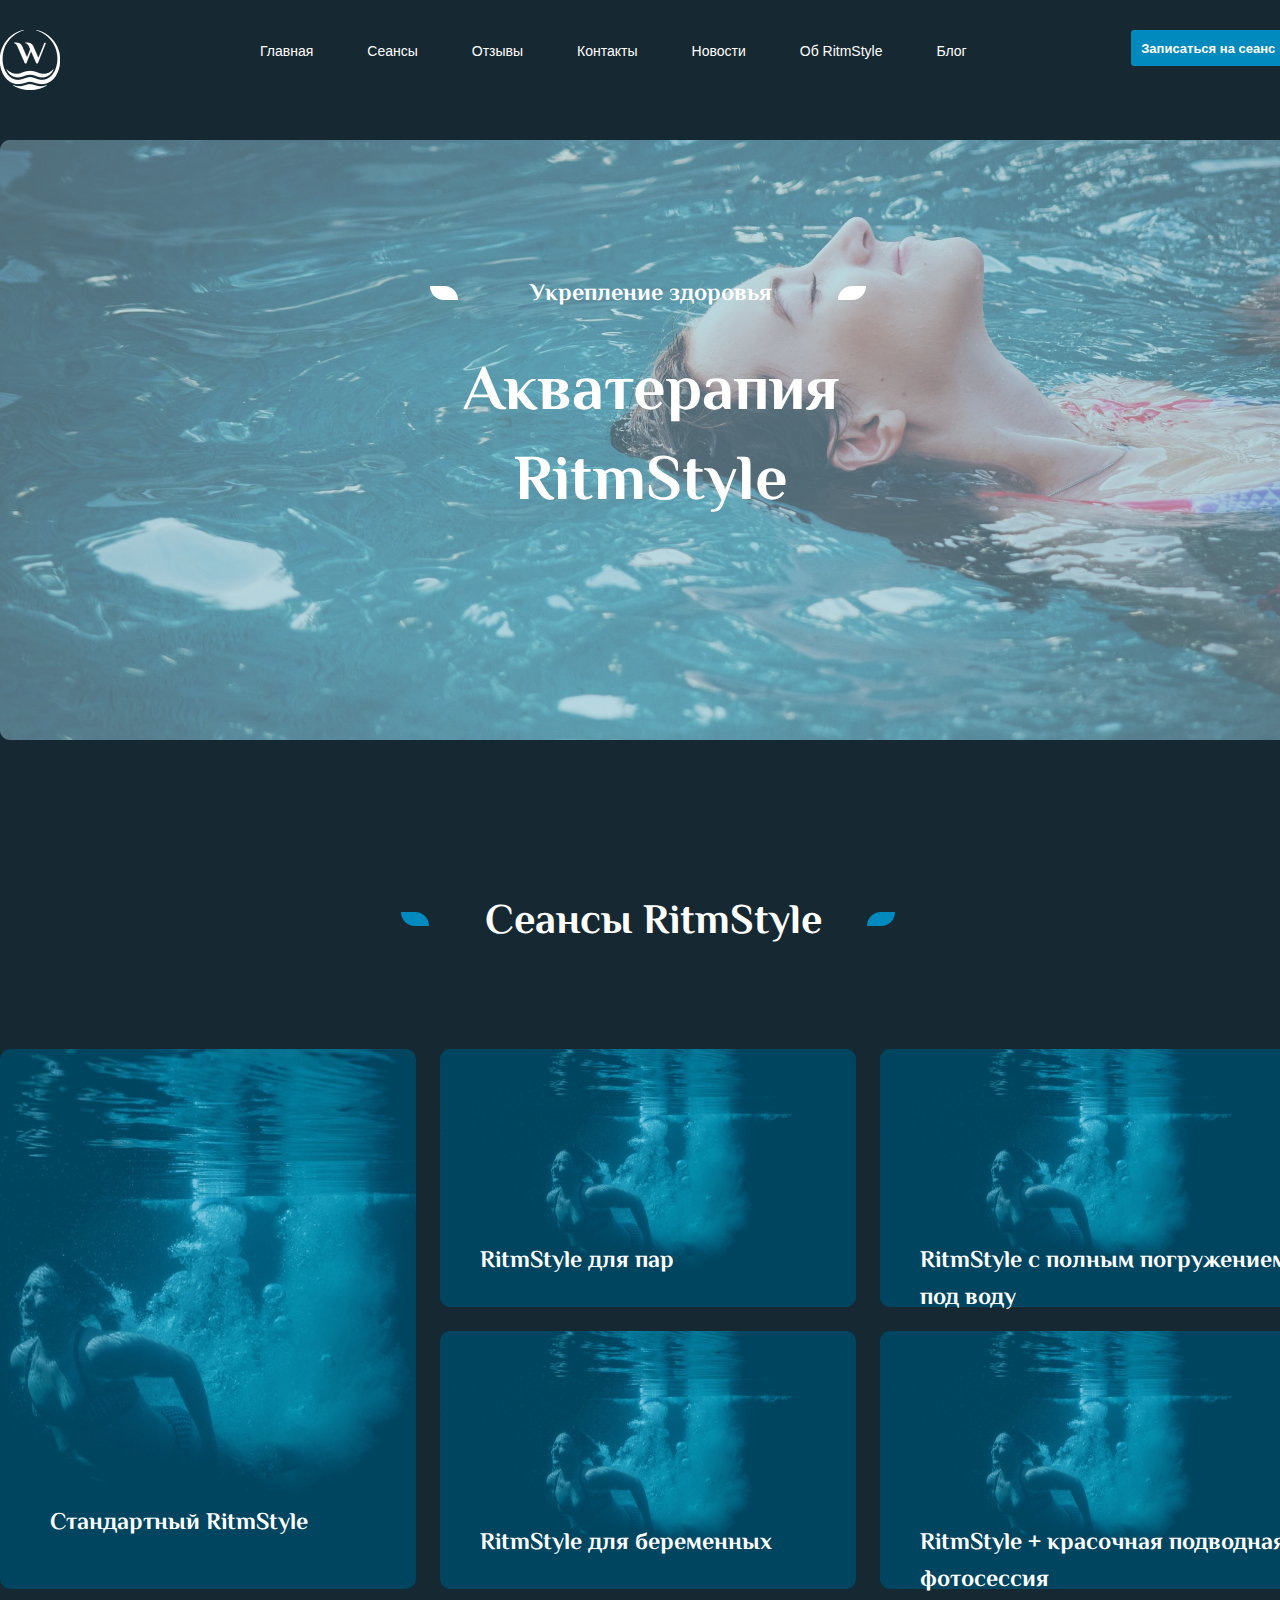
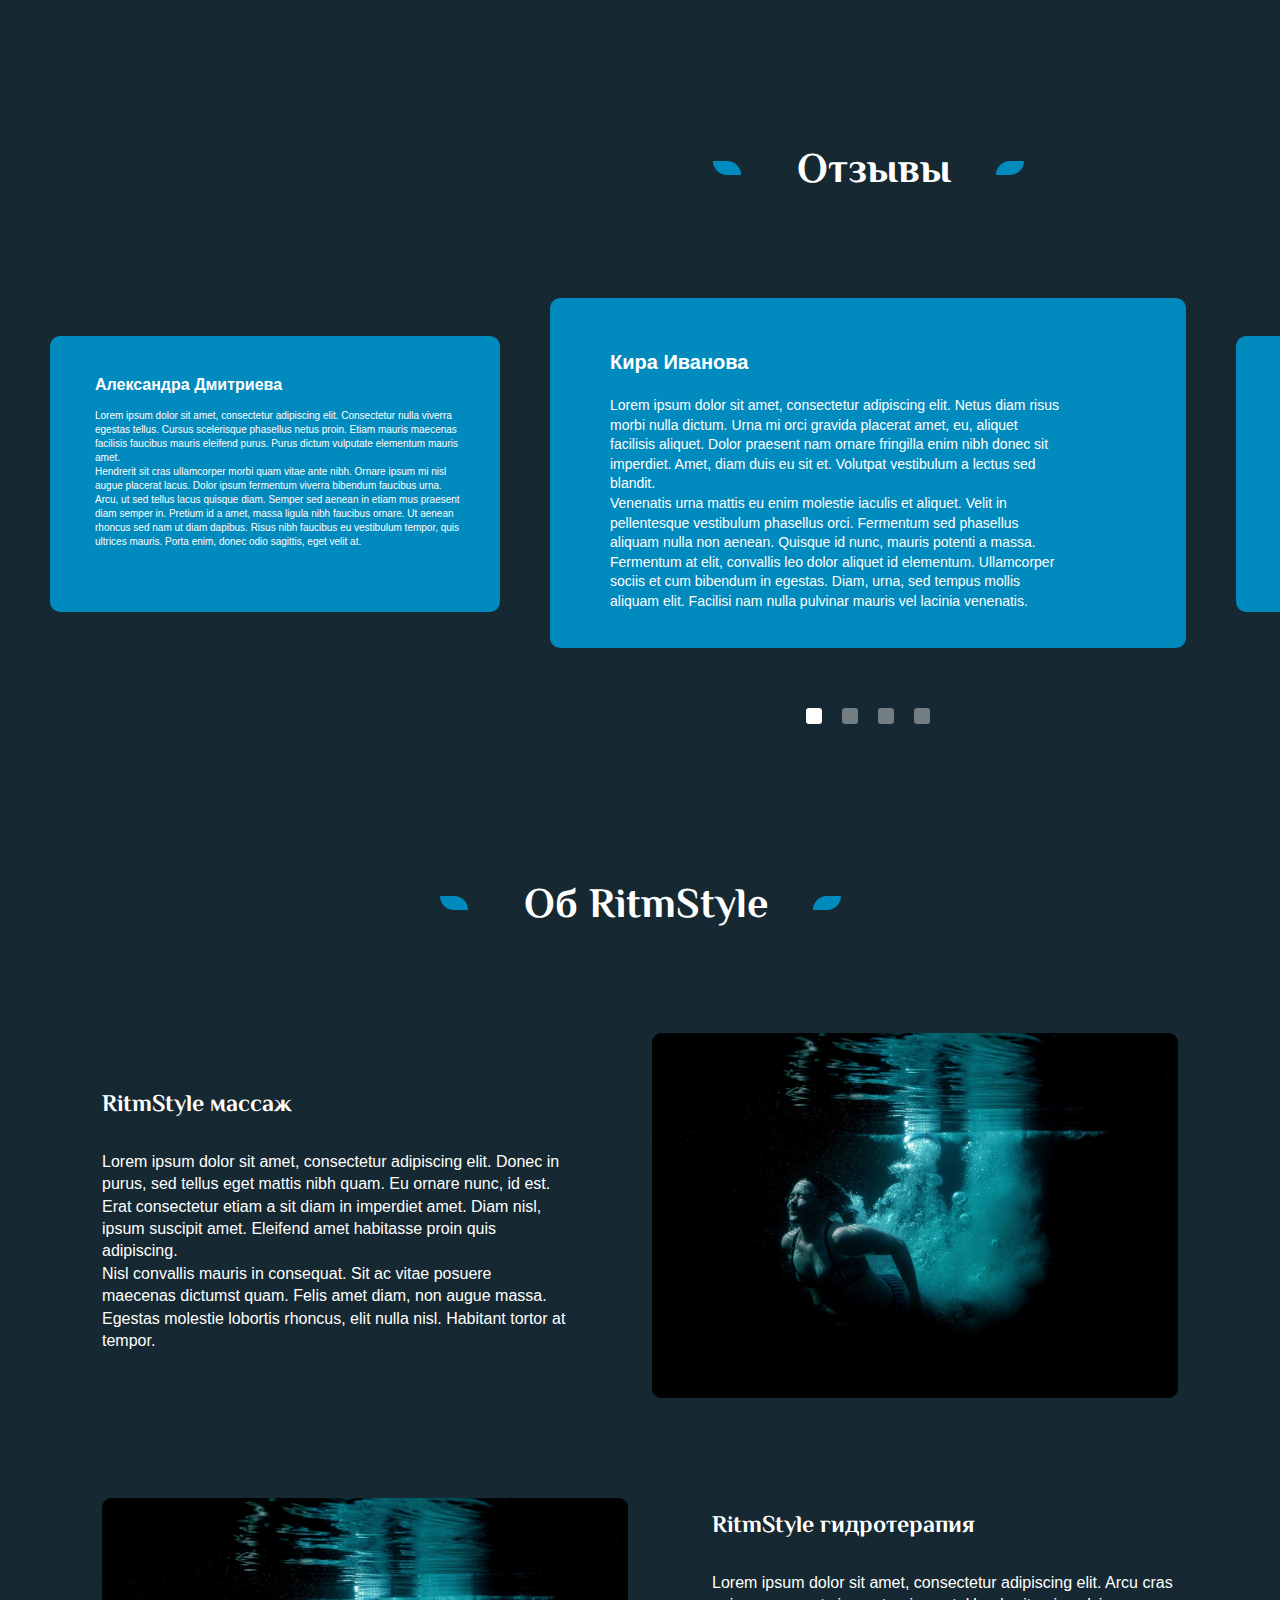
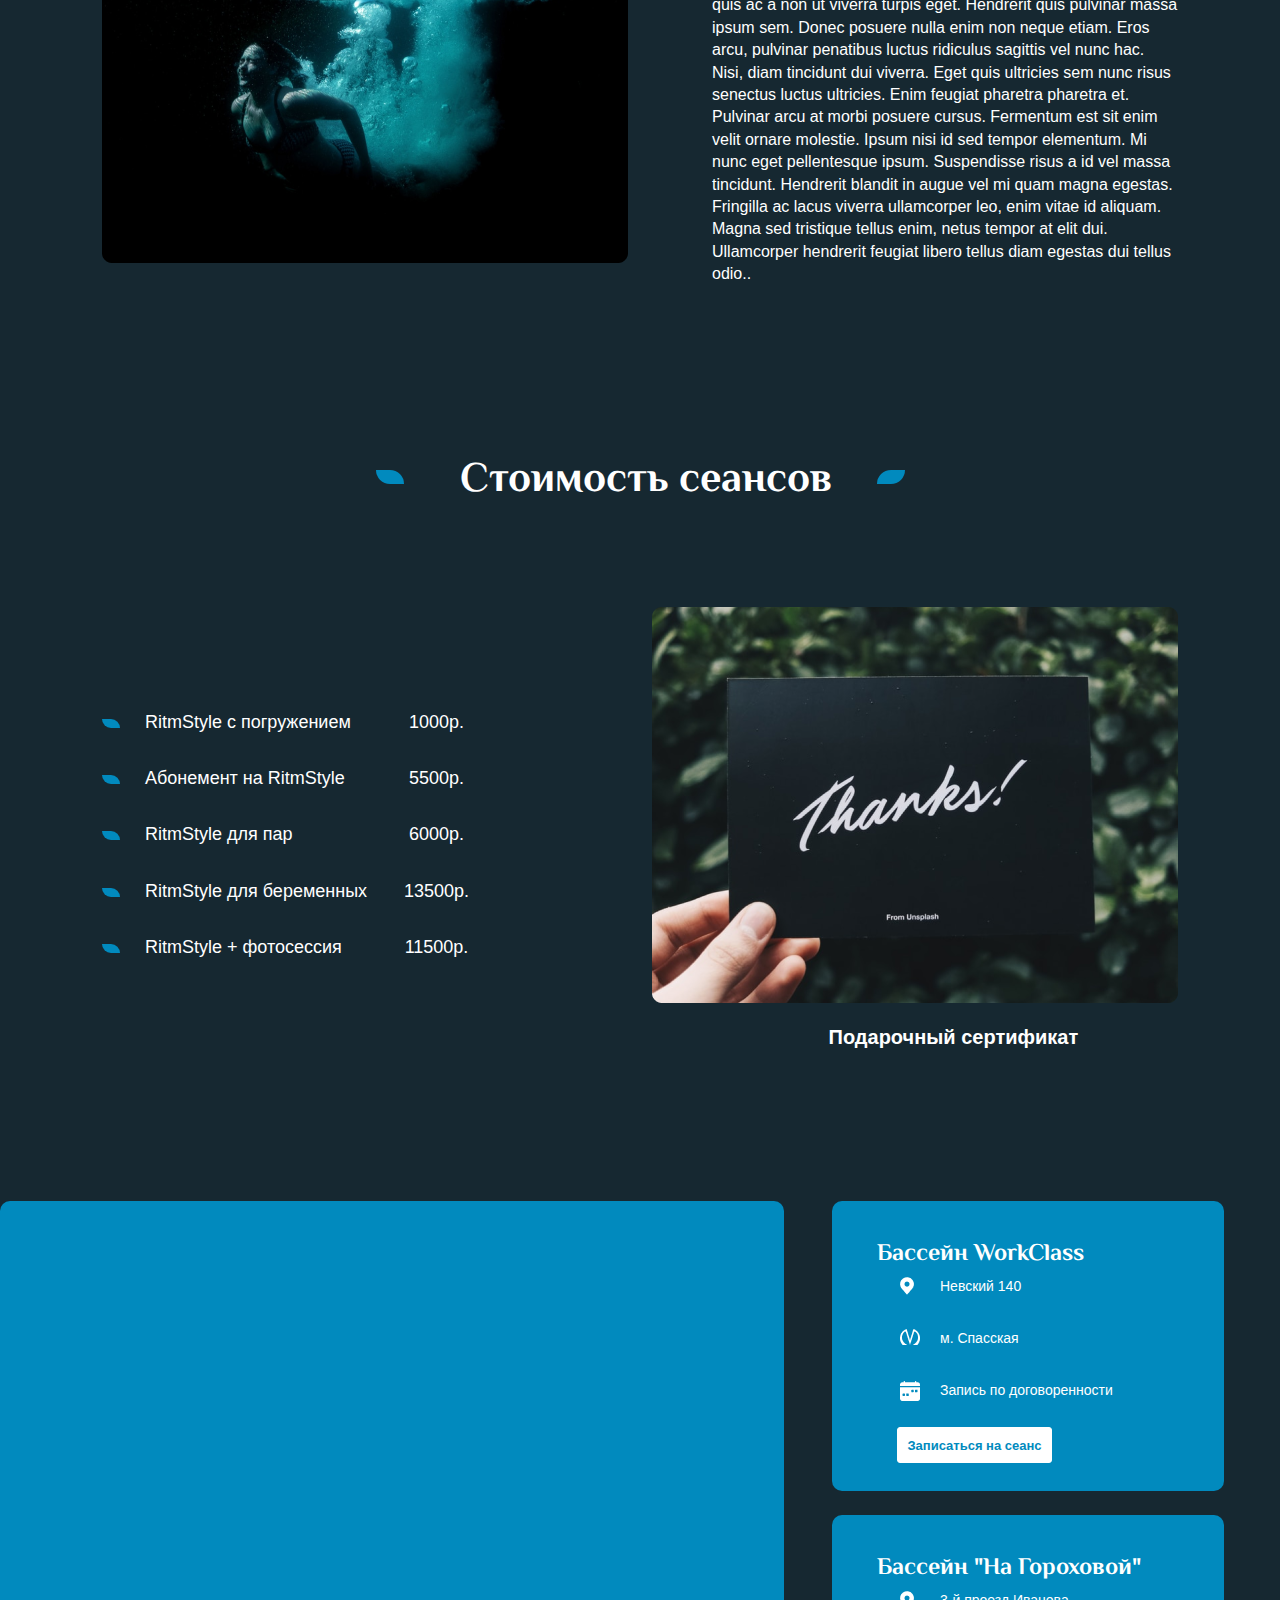
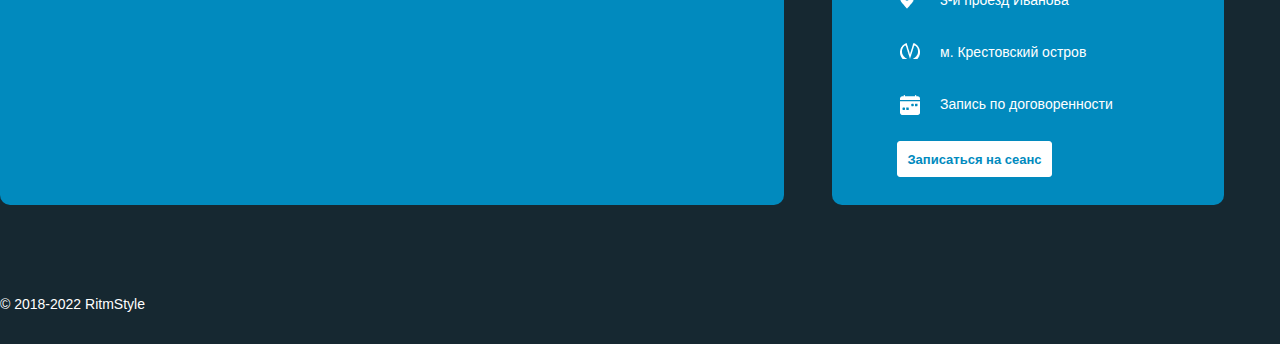
<file: Index.html>
<!DOCTYPE html>
<html lang="ru">
  <head>
    <meta charset="utf-8" />
    <title>RitmStyle</title>
    <link href="https://fonts.googleapis.com/css2?family=Cormorant&family=El+Messiri&family=Klee+One:wght@400;600&family=Raleway:wght@100&family=Rosario:wght@300&display=swap" rel="stylesheet" />
    <link rel="stylesheet" href="Style.css"/>
  </head>
  <body>
    <header>
      <nav> <img class="logo" src="IMG/W.png" width="32" height="22"> 
            <div class="main-header">
            <a href="Index.html">Главная</a>
            <a href="#Seans">Сеансы</a>
            <a href="#Rewiew">Отзывы</a>
            <a href="#Kontacts">Контакты</a>
            <a href="News.html">Новости</a>
            <a href="#About">Об RitmStyle</a>
            <a href="Blog.html">Блог</a> 
            </div>  
            <button data-modal class="enroll">Записаться на сеанс</button>            
      </nav>
    </header>
    <main class="index">
      <div class="flex-container-1">
            <h3> Укрепление здоровья</h3>
            <h1> Акватерапия RitmStyle</h1>
      </div>
      <div class="grid-container">
         <div  class="services_header"><a name="Seans"> <h2> Сеансы RitmStyle</h2> </a></div>
          <div class="services_cards_1"> <h4>Стандартный RitmStyle</h4> </div>
          <div class="services_cards_2"><h4>RitmStyle для пар</h4></div>
          <div class="services_cards_4"> <h4>RitmStyle для беременных</h4></div>
          <div class="services_cards_3"> <h4>RitmStyle с полным погружением под воду</h4> </div>
          <div class="services_cards_5"><h4>RitmStyle + красочная подводная фотосессия</h4></div>
        </div>
      <div class="flex-container-2">
          <a name="Rewiew"> <h2> Отзывы</h2> </a>
          <div class="flex-review">
          <div class="review"><h6>Александра Дмитриева</h6>
            <p>Lorem ipsum dolor sit amet, consectetur adipiscing elit. Consectetur nulla viverra egestas tellus. Cursus scelerisque phasellus netus proin. Etiam mauris maecenas facilisis faucibus mauris eleifend purus. Purus dictum vulputate elementum mauris amet.<br>
            Hendrerit sit cras ullamcorper morbi quam vitae ante nibh. Ornare ipsum mi nisl augue placerat lacus. Dolor ipsum fermentum viverra bibendum faucibus urna. Arcu, ut sed tellus lacus quisque diam. Semper sed aenean in etiam mus praesent diam semper in. Pretium id a amet, massa ligula nibh faucibus ornare. Ut aenean rhoncus sed nam ut diam dapibus. Risus nibh faucibus eu vestibulum tempor, quis ultrices mauris. Porta enim, donec odio sagittis, eget velit at. </p></div>
           <div class="review_active"><h5>Кира Иванова</h5>
            <div class="text_active">Lorem ipsum dolor sit amet, consectetur adipiscing elit. Netus diam risus morbi nulla dictum. Urna mi orci gravida placerat amet, eu, aliquet facilisis aliquet. Dolor praesent nam ornare fringilla enim nibh donec sit imperdiet. Amet, diam duis eu sit et. Volutpat vestibulum a lectus sed blandit.<br>
            Venenatis urna mattis eu enim molestie iaculis et aliquet. Velit in pellentesque vestibulum phasellus orci. Fermentum sed phasellus aliquam nulla non aenean. Quisque id nunc, mauris potenti a massa. Fermentum at elit, convallis leo dolor aliquet id elementum. Ullamcorper sociis et cum bibendum in egestas. Diam, urna, sed tempus mollis aliquam elit. Facilisi nam nulla pulvinar mauris vel lacinia venenatis. </div>
            </div>
            <div class="review"><h6>Яна Жернова</h6>
            <p>Lorem ipsum dolor sit amet, consectetur adipiscing elit. Consectetur nulla viverra egestas tellus. Cursus scelerisque phasellus netus proin. Etiam mauris maecenas facilisis faucibus mauris eleifend purus. Purus dictum vulputate elementum mauris amet.<br>
            Hendrerit sit cras ullamcorper morbi quam vitae ante nibh. Ornare ipsum mi nisl augue placerat lacus. Dolor ipsum fermentum viverra bibendum faucibus urna. Arcu, ut sed tellus lacus quisque diam. Semper sed aenean in etiam mus praesent diam semper in. Pretium id a amet, massa ligula nibh faucibus ornare. Ut aenean rhoncus sed nam ut diam dapibus. Risus nibh faucibus eu vestibulum tempor, quis ultrices mauris. Porta enim, donec odio sagittis, eget velit at. </p></div>
             </div>
            <div class="flex-square">
            <div class="square_active"></div>
            <div class="square"></div>
            <div class="square"></div>
            <div class="square"></div>
            </div>
      </div>
      <div class="flex-container-3">
          <a name="About"><h2> Об RitmStyle</h2> </a>
          <div class="about_left"><h4>RitmStyle массаж </h4><h6>Lorem ipsum dolor sit amet, consectetur adipiscing elit. Donec in purus, sed tellus eget mattis nibh quam. Eu ornare nunc, id est. Erat consectetur etiam a sit diam in imperdiet amet. Diam nisl, ipsum suscipit amet. Eleifend amet habitasse proin quis adipiscing.
            <br>
          Nisl convallis mauris in consequat. Sit ac vitae posuere maecenas dictumst quam. Felis amet diam, non augue massa. Egestas molestie lobortis rhoncus, elit nulla nisl. Habitant tortor at tempor.</h6></div>
          <div class="about_right"><h4>RitmStyle гидротерапия </h4><h6>Lorem ipsum dolor sit amet, consectetur adipiscing elit. Arcu cras quis ac a non ut viverra turpis eget. Hendrerit quis pulvinar massa ipsum sem. Donec posuere nulla enim non neque etiam. Eros arcu, pulvinar penatibus luctus ridiculus sagittis vel nunc hac. Nisi, diam tincidunt dui viverra. Eget quis ultricies sem nunc risus senectus luctus ultricies. Enim feugiat pharetra pharetra et.
            <br>
          Pulvinar arcu at morbi posuere cursus. Fermentum est sit enim velit ornare molestie. Ipsum nisi id sed tempor elementum. Mi nunc eget pellentesque ipsum. Suspendisse risus a id vel massa tincidunt. Hendrerit blandit in augue vel mi quam magna egestas. Fringilla ac lacus viverra ullamcorper leo, enim vitae id aliquam. Magna sed tristique tellus enim, netus tempor at elit dui. Ullamcorper hendrerit feugiat libero tellus diam egestas dui tellus odio..</h6></div>  
      </div>
      <div class="flex-container-4">
          <h2> Стоимость сеансов</h2>
          <div class="about_left_price">
            <div class="name_price"> 
              <ul>
              <li> RitmStyle с погружением</li>
              <li> Абонемент на RitmStyle</li>
              <li> RitmStyle для пар</li>
              <li> RitmStyle для беременных</li>
              <li> RitmStyle +  фотосессия</li> 
            </ul>
          </div>
          <div class="price">
            <ul >
              <li>  1000р.</li>
              <li> 5500р.</li>
              <li> 6000р.</li>
              <li> 13500р.</li>
              <li> 11500р.</li>
            </ul>
          </div>
          </div>
          <h5>Подарочный сертификат</h5>
      </div>
      <div class="kontacts">
      <a name="Kontacts"></a> 
      <div class="grid-container-1">
            <div class="map"> <iframe src="https://www.google.com/maps/embed?pb=!1m16!1m12!1m3!1d12465.035802374221!2d30.3192039017096!3d59.919801569026085!2m3!1f0!2f0!3f0!3m2!1i1024!2i768!4f13.1!2m1!1z0L3QtdCy0YHQutC40LkgMTQw0JjQstCw0L3QvtCy0LAg0YHQv9Cx!5e0!3m2!1sru!2sge!4v1677848366132!5m2!1sru!2sge" width="784" height="604" style="border:0;" allowfullscreen="" loading="lazy" referrerpolicy="no-referrer-when-downgrade"></iframe>
            </div>
            <div class="adress-1">
               <h4> Бассейн WorkClass</h4>
               <div class="icon-1">
               <ul> 
                    <li> <img src="IMG/7.png">  </li> 
                    <li> <img src="IMG/8.png">  </li> 
                    <li> <img src="IMG/9.png"> </li>
               </ul> 
              </div>
              <div class="discription-1">
                <ul> 
                    <li> Невский 140  </li> 
                    <li> м. Спасская  </li> 
                    <li> Запись по договоренности</li>
               </ul> 
               </div>
               <button data-modal class="sing_up">Записаться на сеанс</button> 
            </div>
            <div class="adress-2">
               <h4> Бассейн "На Гороховой"</h4>
               <div class="icon-2">
               <ul> 
                    <li> <img src="IMG/7.png">  </li> 
                    <li> <img src="IMG/8.png">  </li> 
                    <li> <img src="IMG/9.png"> </li>
               </ul> 
               </div>
               <div class="discription-2">
                 <ul> 
                  <li> 3-й проезд Иванова  </li> 
                  <li> м. Крестовский остров  </li> 
                  <li> Запись по договоренности</li>
                </ul> 
               </div>
               <button data-modal class="sing_up">Записаться на сеанс</button>  
            </div> 
      </div>     
   </div>
 </main>
   <footer> &copy; 2018-2022 RitmStyle </footer>
   <div class="modal">
        <div class="modal_dialog">
            <div class="modal_content">
                <form action="#">
                    <div data-close class="modal_close">&times;</div>
                    <div class="modal_title"></div>
                    <input required placeholder="Ваше имя" name="name" type="text" class="modal_input">
                    <input required placeholder="Ваш номер телефона" name="phone" type="phone" class="modal_input">
                    <button class="modal_sing_up ">Записаться на сеанс</button>
                </form>
            </div>
        </div>
    </div>
    <script src="js.js"></script>
  </body>
</html>
</file>
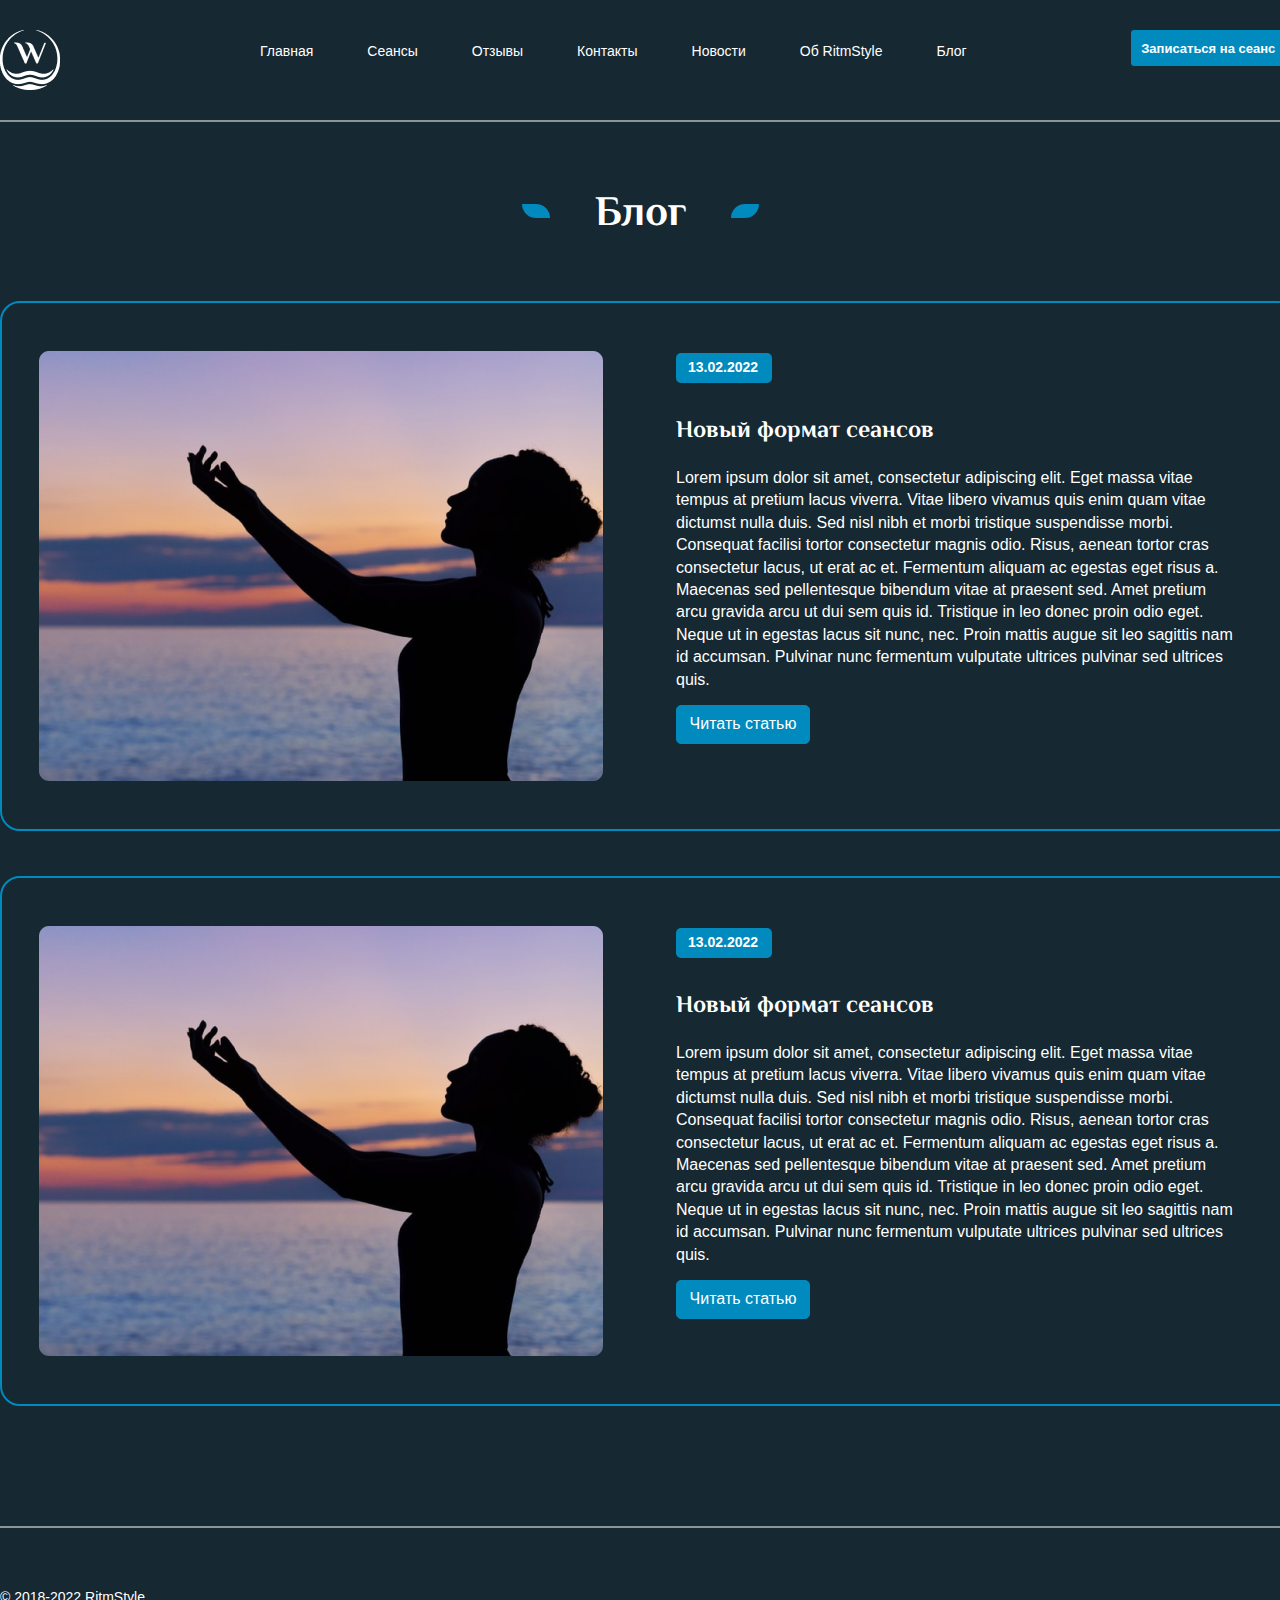
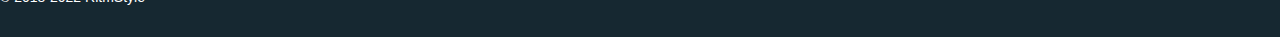
<file: Blog.html>
<!DOCTYPE html>
<html lang="ru">
  <head>
    <meta charset="utf-8" />
    <title>RitmStyle</title>
     <link href="https://fonts.googleapis.com/css2?family=Cormorant&family=El+Messiri&family=Klee+One:wght@400;600&family=Raleway:wght@100&family=Rosario:wght@300&display=swap" rel="stylesheet" />
    <link rel="stylesheet" href="Style.css" />
  </head>
  <body>
    <header>      
      <nav> <img class="logo" src="IMG/W.png" width="32" height="22"> 
            <div class="main-header">
            <a href="Index.html">Главная</a>
            <a href="Index.html#Seans">Сеансы</a>
            <a href="Index.html#Rewiew">Отзывы</a>
            <a href="Index.html#Kontacts">Контакты</a>
            <a href="News.html">Новости</a>
            <a href="Index.html#About">Об RitmStyle</a>
            <a href="Blog.html">Блог</a> 
            </div>  
            <button data-modal class="enroll">Записаться на сеанс</button>            
      </nav>  
    </header>
    <main>
    <div class="line"></div>
    <h2>Блог</h2>
    <div class="flex-container-6">
      <div class="blog-items"> <div class="date_blog">13.02.2022</div>
      <h4>Новый формат сеансов</h4>
      <div class="blog-text">Lorem ipsum dolor sit amet, consectetur adipiscing elit. Eget massa vitae tempus at pretium lacus viverra. Vitae libero vivamus quis enim quam vitae dictumst nulla duis. Sed nisl nibh et morbi tristique suspendisse morbi. Consequat facilisi tortor consectetur magnis odio. Risus, aenean tortor cras consectetur lacus, ut erat ac et. Fermentum aliquam ac egestas eget risus a. Maecenas sed pellentesque bibendum vitae at praesent sed. Amet pretium arcu gravida arcu ut dui sem quis id. Tristique in leo donec proin odio eget. Neque ut in egestas lacus sit nunc, nec. Proin mattis augue sit leo sagittis nam id accumsan. Pulvinar nunc fermentum vulputate ultrices pulvinar sed ultrices quis. </div>
      <button class="read">Читать статью</button>
    </div>
      <div class="blog-items"> <div class="date_blog">13.02.2022</div>
      <h4>Новый формат сеансов</h4>
      <div class="blog-text">Lorem ipsum dolor sit amet, consectetur adipiscing elit. Eget massa vitae tempus at pretium lacus viverra. Vitae libero vivamus quis enim quam vitae dictumst nulla duis. Sed nisl nibh et morbi tristique suspendisse morbi. Consequat facilisi tortor consectetur magnis odio. Risus, aenean tortor cras consectetur lacus, ut erat ac et. Fermentum aliquam ac egestas eget risus a. Maecenas sed pellentesque bibendum vitae at praesent sed. Amet pretium arcu gravida arcu ut dui sem quis id. Tristique in leo donec proin odio eget. Neque ut in egestas lacus sit nunc, nec. Proin mattis augue sit leo sagittis nam id accumsan. Pulvinar nunc fermentum vulputate ultrices pulvinar sed ultrices quis. </div>
      <button class="read">Читать статью</button>
    </div>
    </div>
   <div class="line"></div>
 </main>
   <footer> &copy; 2018-2022 RitmStyle</footer>
   <div class="modal">
        <div class="modal_dialog">
            <div class="modal_content">
                <form action="#">
                    <div data-close class="modal_close">&times;</div>
                    <div class="modal_title"></div>
                    <input required placeholder="Ваше имя" name="name" type="text" class="modal_input">
                    <input required placeholder="Ваш номер телефона" name="phone" type="phone" class="modal_input">
                    <button class="modal_sing_up ">Записаться на сеанс</button>
                </form>
            </div>
        </div>
    </div>
    <script src="js.js"></script>
  </body>
</html>
</file>
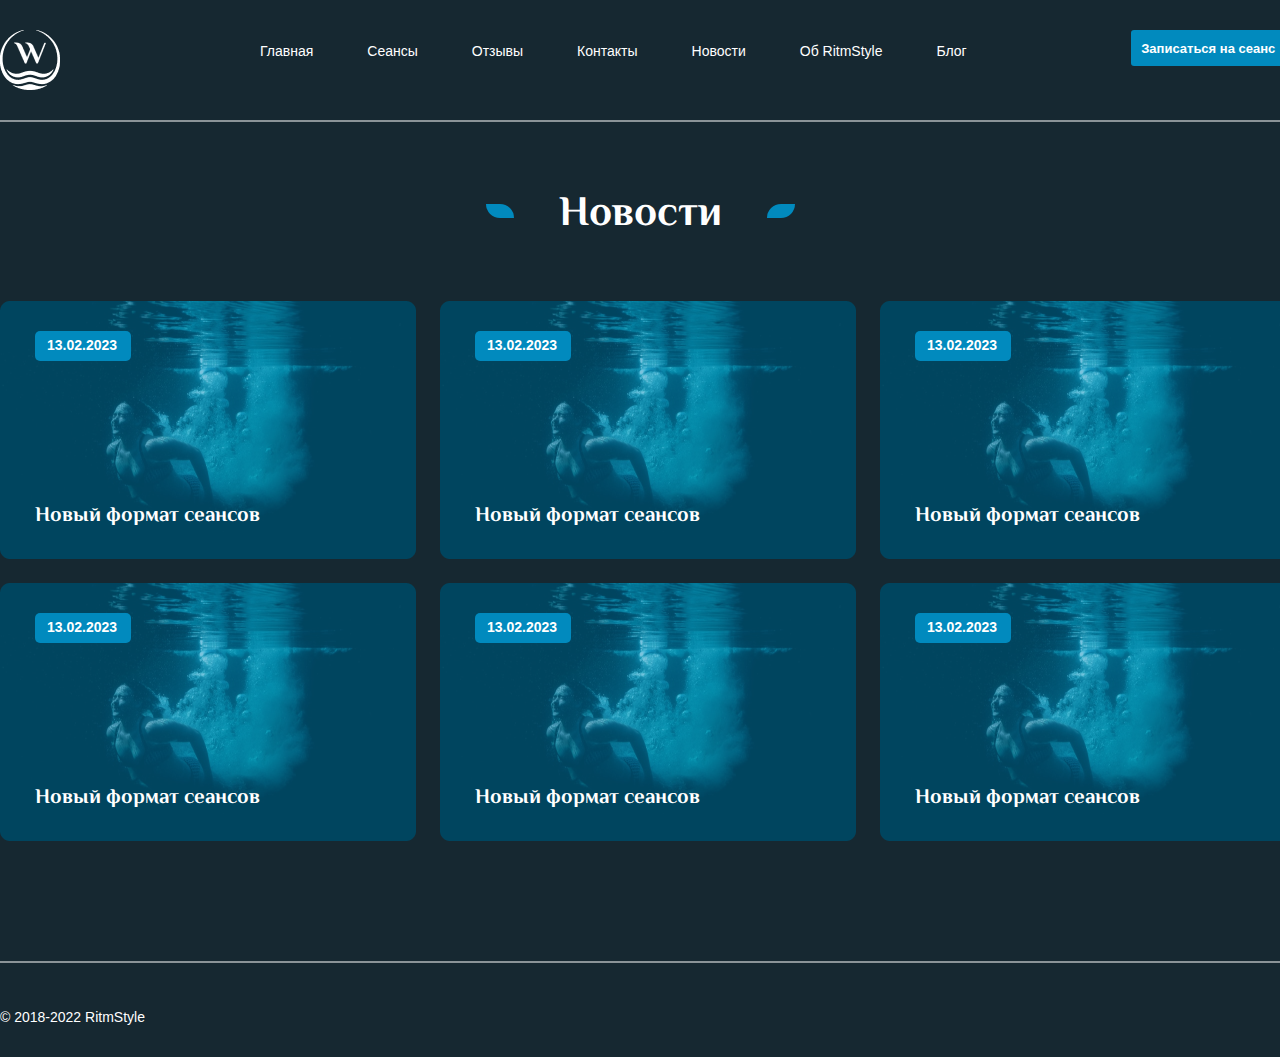
<file: News.html>
<!DOCTYPE html>
<html lang="ru">
  <head>
    <meta charset="utf-8" />
    <title>RitmStyle</title>
    <link href="https://fonts.googleapis.com/css2?family=Cormorant&family=El+Messiri&family=Klee+One:wght@400;600&family=Raleway:wght@100&family=Rosario:wght@300&display=swap" rel="stylesheet" />
    <link rel="stylesheet" href="Style.css" />
  </head>
  <body >
    <header>
      <nav> <img class="logo" src="IMG/W.png" width="32" height="22"> 
            <div class="main-header">
            <a href="Index.html">Главная</a>
            <a href="Index.html#Seans">Сеансы</a>
            <a href="Index.html#Rewiew">Отзывы</a>
            <a href="Index.html#Kontacts">Контакты</a>
            <a href="News.html">Новости</a>
            <a href="Index.html#About">Об RitmStyle</a>
            <a href="Blog.html">Блог</a> 
            </div>  
            <button data-modal class="enroll">Записаться на сеанс</button>            
      </nav>  
    </header>
   <main class="News">
    <div class="line"></div>
    <h2>Новости</h2>
    <div class="flex-container-5">
      <div class="news_items"> 
       <a href="News_dis.html"> <div class="date">13.02.2023</div> <div class="titel_news">Новый формат сеансов</div> </a>
      </div>
      <div class="news_items">
        <a href="News_dis.html"><div class="date">13.02.2023</div> <div class="titel_news"> Новый формат сеансов</div> </a>
        </div>
      <div class="news_items"><a href="News_dis.html"> <div class="date">13.02.2023</div> <div class="titel_news">Новый формат сеансов</div> </a>
      </div>
      <div class="news_items"><a href="News_dis.html"><div class="date">13.02.2023</div> <div class="titel_news">Новый формат сеансов</div> </a>
      </div>
      <div class="news_items"><a href="News_dis.html"><div class="date">13.02.2023</div> <div class="titel_news">Новый формат сеансов</div> </a>
      </div>
      <div class="news_items"><a href="News_dis.html"><div class="date">13.02.2023</div> <div class="titel_news">Новый формат сеансов</div> </a>
      </div>
    </div>
   <div class="line"></div>
   </main>
   <footer> &copy; 2018-2022 RitmStyle</footer>
      <div class="modal">
        <div class="modal_dialog">
            <div class="modal_content">
                <form action="#">
                    <div data-close class="modal_close">&times;</div>
                    <div class="modal_title"></div>
                    <input required placeholder="Ваше имя" name="name" type="text" class="modal_input">
                    <input required placeholder="Ваш номер телефона" name="phone" type="phone" class="modal_input">
                    <button class="modal_sing_up ">Записаться на сеанс</button>
                </form>
            </div>
        </div>
    </div>
    <script src="js.js"></script>
  </body>
</html>
</file>
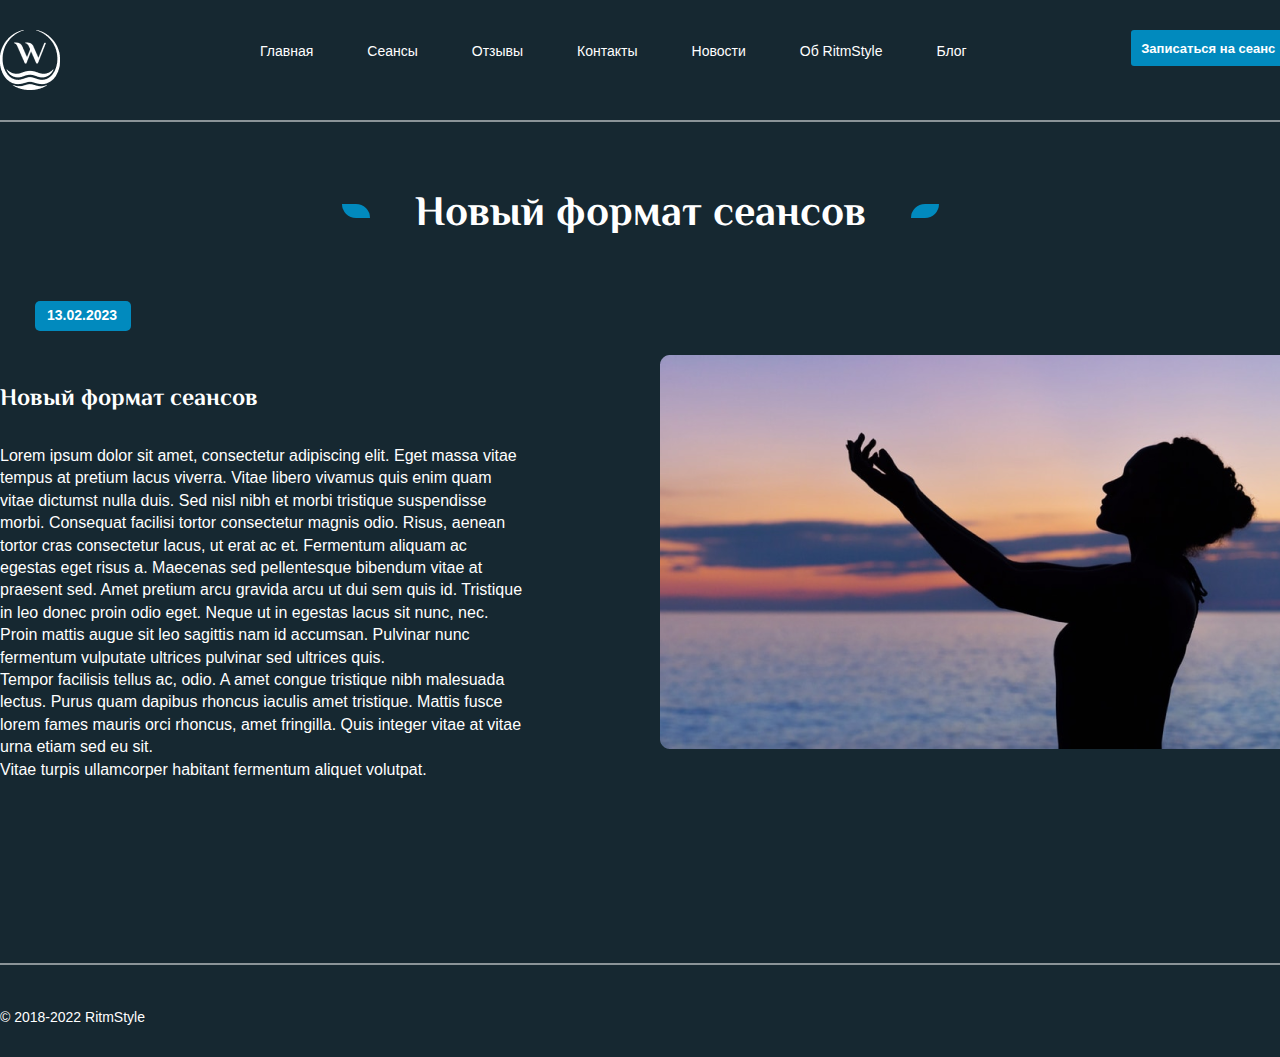
<file: News_dis.html>
<!DOCTYPE html>
<html lang="ru">
  <head>
    <meta charset="utf-8" />
    <title>RitmStyle</title>
  <link href="https://fonts.googleapis.com/css2?family=Cormorant&family=El+Messiri&family=Klee+One:wght@400;600&family=Raleway:wght@100&family=Rosario:wght@300&display=swap" rel="stylesheet" />
    <link rel="stylesheet" href="Style.css" />
  </head>
  <body>
    <header>
      <nav> <img class="logo" src="IMG/W.png" width="32" height="22"> 
            <div class="main-header">
            <a href="Index.html">Главная</a>
            <a href="Index.html#Seans">Сеансы</a>
            <a href="Index.html#Rewiew">Отзывы</a>
            <a href="Index.html#Kontacts">Контакты</a>
            <a href="News.html">Новости</a>
            <a href="Index.html#About">Об RitmStyle</a>
            <a href="Blog.html">Блог</a> 
            </div>  
            <button data-modal class="enroll">Записаться на сеанс</button>            
      </nav>
    </header>  
    <main class="news_dis">
    <div class="line"></div>
    <h2>Новый формат сеансов</h2>
    <div class="news_discription">
       <div class="date">13.02.2023</div>
       <h4>Новый формат сеансов </h4>
      <div class="news_text">Lorem ipsum dolor sit amet, consectetur adipiscing elit. Eget massa vitae tempus at pretium lacus viverra. Vitae libero vivamus quis enim quam vitae dictumst nulla duis. Sed nisl nibh et morbi tristique suspendisse morbi. Consequat facilisi tortor consectetur magnis odio. Risus, aenean tortor cras consectetur lacus, ut erat ac et. Fermentum aliquam ac egestas eget risus a. Maecenas sed pellentesque bibendum vitae at praesent sed. Amet pretium arcu gravida arcu ut dui sem quis id. Tristique in leo donec proin odio eget. Neque ut in egestas lacus sit nunc, nec. Proin mattis augue sit leo sagittis nam id accumsan. Pulvinar nunc fermentum vulputate ultrices pulvinar sed ultrices quis.
      <br>Tempor facilisis tellus ac, odio. A amet congue tristique nibh malesuada lectus. Purus quam dapibus rhoncus iaculis amet tristique. Mattis fusce lorem fames mauris orci rhoncus, amet fringilla. Quis integer vitae at vitae urna etiam sed eu sit.
      <br>Vitae turpis ullamcorper habitant fermentum aliquet volutpat. </div>
    </div>
   <div class="line"></div>
   </main>
   <footer> &copy; 2018-2022 RitmStyle</footer>
   </div>
   <div class="modal">
        <div class="modal_dialog">
            <div class="modal_content">
                <form action="#">
                    <div data-close class="modal_close">&times;</div>
                    <div class="modal_title"></div>
                    <input required placeholder="Ваше имя" name="name" type="text" class="modal_input">
                    <input required placeholder="Ваш номер телефона" name="phone" type="phone" class="modal_input">
                    <button class="modal_sing_up ">Записаться на сеанс</button>
                </form>
            </div>
        </div>
    </div>
    <script src="js.js"></script>
  </body>
</html>
</file>
<file: Style.css>
* {
   box-sizing: border-box;
   margin: 0;
   padding: 0;
}
a {text-decoration: none;
}
body{
    font-family: El Messiri;
    background: #162831; 
}
.index{
    max-width: 1920px;
}
nav {
    width: 1298px;
    height: 60px;
    margin:auto;
    margin-top: 30px;
    background-image: url('IMG/1.png');
    background-repeat: no-repeat;
    background-position: 0% 0%;
    background-size: 60px 60px;
    display:flex;
}
.main-header{ 
    display: inline;
    margin-left: 214px;
    align-items: baseline;
    padding-top: 10px;
}
nav a {
    font-family: proxima-nova, sans-serif;
    font-size: 14px;
    font-weight: 400;
    color: #FFFFFF;
    padding-right: 50px;
    align-items: baseline;
}
.logo {
    margin-top: 12px;
    margin-left: 14px;
    align-items: baseline;
}
.enroll{
    width: 155px;
    height: 36px;
    background-color: #018ABE;
    border-radius: 3px;
    border: #018ABE;
    align-items: baseline;
    font-family: proxima-nova, sans-serif;
    font-size: 13px;
    font-weight: 600;
    color: #FFFFFF;
    margin-left: 114px;
}
.enroll:hover {
    background-color: #FFFFFF;
    color: #018ABE;
    border: 1px solid #FFFFFF;
}
.flex-container-1{
    width: 1296px;
    height: 600px;
    margin: auto;
    margin-top: 50px;
    background-image: url('IMG/2.png');
    background-repeat: no-repeat;
    display:flex;
    flex-direction: column;
    justify-content: space-between;
    align-items: center;  
}
h3{
    width: 495px;
    height: 34px;
    font-size: 24px;
    font-weight: 700;
    color: #FFFFFF;
    text-align: center;
    margin-top: 136px;
}
h1{
    width: 587px;
    height: 180px;
    font-size: 64px;
    font-weight: 700;
    line-height: 89.6px;
    color: #FFFFFF;
    text-align: center;
    margin-left: 5px;
    margin-bottom:210px;
}
h3::before {
  content: "";
  display: inline-block;
  align-self: center;
  width: 28px;
  height: 14px;
  background: #FFFFFF;
  border-radius: 0px 50px;
  margin-right: 66px;
}
h3::after{
  content: "";
  display: inline-block;
  align-self: center;
  width: 28px;
  height: 14px;
  background: #FFFFFF;
  border-radius: 50px 0px;
  margin-left: 66px; 
}
.grid-container{
    margin:auto;
    margin-top: 150px;
    width: 1296px;
    height:699px;
    display:grid;
    grid-template-columns: repeat(3, 416px);
    grid-template-rows: repeat(3, 1fr);
    gap:24px;
}
h2{
    height: 59px;
    font-size: 42px;
    font-weight: 700;
    color: #FFFFFF;
    text-align: center; 
}
h2::before {
  content: "";
  display: inline-block;
  width: 28px;
  height: 14px;
  background: #018ABE;
  border-radius: 0px 50px;
  margin-right: 45px;
  margin-bottom:7px;
}
h2::after{
  content: "";
  display: inline-block;
  width: 28px;
  height: 14px;
  background: #018ABE;
  border-radius: 50px 0px; 
  margin-left: 45px; 
  margin-bottom:7px;
}
.services_header {
    width: 100%;
    height: 59px;
    grid-column: 1/4;
    grid-row: 1/2;
}
.services_cards_1 {
    grid-column: 1/2;
    grid-row: 2/4;
    width:416px;
    height:540px;
    border-radius: 10px;
    background-image: url('IMG/3.png');
    background-repeat: no-repeat;
    padding-left: 50px;
    padding-top: 456px;
}
.services_cards_2 {
    grid-column: 2/3;
    grid-row: 2/3;
    width:416px;
    height:258px;
    background-image: url('IMG/6.png');
    background-repeat: no-repeat; 
    padding-left: 40px;
    padding-top: 194px;
    }
.services_cards_3{
    grid-column: 3/4;
    grid-row: 2/3;
    width:416px;
    height:258px;
    background-image: url('IMG/6.png');
    background-repeat: no-repeat;  
    padding-left: 40px;
    padding-top: 194px;
}
.services_cards_4{
    grid-column: 2/3;
    grid-row: 3/4;
    width:416px;
    height:258px;
    background-image: url('IMG/6.png');
    background-repeat: no-repeat;  
    padding-left: 40px;
    padding-top: 194px;
}
.services_cards_5{
    grid-column: 3/4;
    grid-row: 3/4;
    width:416px;
    height:258px;
    background-image: url('IMG/6.png');
    background-repeat: no-repeat;  
    padding-left: 40px;
    padding-top: 194px;}
h4{ 
    height: 34px;
    font-size: 24px;
    font-weight: 700;
    color: #FFFFFF;}
.flex-container-2{
    width: 1736px;
    height: 585px;
    margin:auto;
    margin-top: 150px;
    display:flex;
    flex-direction: column;
    align-items: center;}
.flex-review{
    display:flex;
    margin:auto;}
.review{
    width: 450px;
    height: 276px;
    border-radius: 10px;
    background: #018ABE;
    color: #FFFFFF;
    margin-top:138px;
    margin-left: 25px;
    margin-right: 25px;}
.review_active{
    width: 636px;
    height: 350px;
    border-radius: 10px;
    background: #018ABE;
    color: #FFFFFF;
    margin-top: 100px;
    margin-left: 25px;
    margin-right: 25px;}
h6{
    width: 410px;
    font-size:16px;
    font-family: proxima-nova, sans-serif;
    font-weight: 700;
    padding-top: 40px;
    padding-left: 45px;
    color: #FFFFFF;}
 p{
    width: 410px;
    font-size:10px;
    font-family: proxima-nova, sans-serif;
    font-weight: 300;
    padding-top: 15px;
    padding-left: 45px;
    line-height: 14px;}
h5{ width: 516px;
    font-size:20px;
    font-family: proxima-nova, sans-serif;
    font-weight: 700;
    padding-top: 50px;
    padding-left: 60px;
    line-height: 28px;
    color: #FFFFFF;
}
.text_active  {
    width: 516px;
    font-size: 14px;
    font-family: proxima-nova, sans-serif;
    font-weight: 300;
    padding-top: 20px;
    padding-left: 60px;
    line-height: 19.6px;
}
.flex-square{
    display: flex;
    margin-top: 60px;
    gap:20px;
}
.square_active {
    width: 16px;
    height: 16px;
    background: #FFFFFF;
    border-radius: 3px;
}
.square {
    width: 16px;
    height: 16px;
    background: #FFFFFF;
    border-radius: 3px;
    opacity: 0.4;
}
.flex-container-3{
    width: 1076px;
    height: 1024px;
    margin:auto;
    margin-top: 150px;
    display:flex;
    flex-direction: column;
    align-items: center ;  
}
.about_left{
    width: 1076px;
    height: 365px;
    background-image: url('IMG/4.png');
    background-repeat: no-repeat;
    background-position: 100% 0%;
    margin-top: 100px;
 }
.about_right{
    width: 1076px;
    height: 365px;
    background-image: url('IMG/4.png');
    background-repeat: no-repeat;
    background-position: 0% 100%;
    margin-top: 100px;
}
.about_left h4{
 margin-top: 5%;
}
.about_left  h6{
    width: 466px;
    padding-left: 0px;
    padding-top: 30px;
    line-height: 22.4px;
    font-weight: 300;
}
.about_right h6{
    width: 466px;
    margin-left: 610px;
    line-height: 22.4px;
    font-weight: 300;
    padding-top: 30px;
    padding-left: 0px;
}
.about_right h4{
 margin-top: 10px;   
 margin-left: 610px;
}
 .flex-container-4{
    width: 1076px;
    height: 614x;
    margin:auto;
    margin-top: 150px;
    display:flex;
    flex-direction: column;
    align-items: center ; 
}
.about_left_price{
    width: 1076px;
    height: 396px;
    background-image: url('IMG/5.png');
    background-repeat: no-repeat;
    background-position: 100% 100%;
    margin-top: 100px;
    display: flex;
 }
 .name_price  {
    margin-top: 103px;
    }
li{
    list-style-type:none;
    width: 268px;
    font-size:18px;
    font-family: proxima-nova, sans-serif;
    font-weight: 400;
    line-height: 25.2px;
    color: #FFFFFF;
    padding-bottom: 31px;
 }
.price {
    margin-top: 103px;
}
.price li{
    width: 87px;
    margin-left: 23px;
    text-align: center;
}
.name_price li::before {
  content: "";
  display: inline-block;
  width: 18px;
  height: 9px;
  background: #018ABE;
  border-radius: 0px 50px;
  margin-right: 20px;
  }
 .flex-container-4 h5{
    margin-left: 893px;
    margin-top: 20px;
    padding-top: 0px;
    padding-left: 0px;
 }
.grid-container-1{
    width: 1296px;
    height: 604px;
    margin:auto;
    margin-top: 150px;
    display:grid;
    grid-template-columns: repeat(3, 392px);
    grid-template-rows: repeat(2, 290px);
    gap:24px;
}
.map {
    background-color: #018ABE;
    border-radius: 10px;
    grid-column: 1/3;
    grid-row: 1/3;
    margin-right: 24px;
}
.adress-1{
    grid-column: 3/4;
    grid-row: 1/2;
    background-color: #018ABE;
    color: #FFFFFF;
    border-radius: 10px;
    display: flex;
    flex-wrap: wrap;
}
.adress-1 h4{
    margin-top: 35px;
    margin-left: 45px;
    height: 34px;
    width: 302px;
}
.icon-1{
    margin-top: -21px;
    height: 100px;
    width: 20px;
    margin-left: 45px;
}
.discription-1{
      margin-top: -21px;
      height: 100px;
      margin-left: 20px;
      width: 262px;
}
.adress-1 li{
    font-size:14px;
    font-family: proxima-nova, sans-serif;
    font-weight: 400;
    line-height: 18.9px;
    color: #FFFFFF;
    padding-left: 23px;
    margin-bottom: 21px;
    width: 262px;
    height: 19px;
}
.adress-2{
    grid-column: 3/4;
    grid-row: 2/3;
    background-color: #018ABE;
    color: #FFFFFF;
    border-radius: 10px;
    display: flex;
    flex-wrap: wrap;
}
.adress-2 h4{
    margin-top: 35px;
    margin-left: 45px;
    height: 34px;
    width: 302px;
}
.icon-2{
    margin-top: -21px;
    height: 100px;
    width: 20px;
    margin-left: 45px;
}
.discription-2{
      margin-top: -21px;
      height: 100px;
      margin-left: 20px;
      width: 262px;
}
.adress-2 li{
    font-size:14px;
    font-family: proxima-nova, sans-serif;
    font-weight: 400;
    line-height: 18.9px;
    color: #FFFFFF;
    padding-left: 23px;
    margin-bottom: 21px;
    width: 262px;
    height: 19px;
}
.sing_up{
    width: 155px;
    height:36px;
    border-radius: 3px;
    background-color: #FFFFFF;
    color: #018ABE;
    font-size: 13px;
    font-family: proxima-nova, sans-serif;
    font-weight: 600;
    line-height: 18.2px;
    margin-top: 21px;
    margin-left: 65px;
    padding: 9px 9px;
    border: 1px solid #FFFFFF;
}
.sing_up:hover {
    background-color: #162831;
    color: #FFFFFF;
    border: 1px solid #162831;
}
.kontacts {
    margin-bottom: 90px;
}
.News {
    height: 888px;
    background: #162831;
    max-width: 1920px;
}
.line{
    margin: auto;
    margin-top: 30px ;
    margin-bottom: 60px;
    border: 0.5px solid #FFFFFF;
    width: 1296px;
    opacity: 0.5;
}
.flex-container-5{
    width: 1296px;
    height:540px;
    margin: auto;
    margin-top: 60px ;
    margin-bottom: 120px;
    display: flex;
    flex-wrap: wrap;
    gap:24px;
}
.news_items{
    margin-left: 0;
    width: 416px;
    height:258px;
    background-image: url('IMG/6.png');
    background-repeat: no-repeat;
}
.date{
    width: 96px;
    height:30px;
    border-radius: 5px;
    background-color: #018ABE;
    color: #FFFFFF;
    font-size: 14px;
    font-family: proxima-nova, sans-serif;
    font-weight: 700;
    margin-top: 30px;
    margin-left: 35px;
    padding-top: 6px;
    padding-left: 12px;
}
.titel_news{
    width: 336px;
    height:29px;
    color: #FFFFFF;
    font-size: 21px;
    font-weight: 700;
    margin-top: 139px;
    margin-left: 35px;
}
.titel_news:hover {
    color: #162831;
}
footer{
    width: 1296px;
    height:19px;
    color: #FFFFFF;
    font-size: 14px;
    font-family: proxima-nova, sans-serif;
    font-weight: 400;
    line-height: 18.9px;
    margin: auto;
    margin-bottom: 30px;
}
.news_dis{
    height: 888px;
    max-width: 1920px;
}
.news_discription{
    width: 1296px;
    height: 501px;
    margin: auto;
    margin-top: 60px;
    margin-bottom: 161px;
    background-image: url('IMG/10.png');
    background-repeat: no-repeat;
    background-position: 100% 50%;
}
.news_discription h4{
    margin-top: 50px;
    margin-bottom: 30px;
}
.news_text{
    width: 526px;
    height: 362px;
    color: #FFFFFF;
    font-size: 16px;
    font-family: proxima-nova, sans-serif;
    font-weight: 300;
    line-height: 22.4px;
}
.flex-container-6{
    width: 1298px;
    height: 1105px;
    margin: auto;
    margin-top: 60px ;
    margin-bottom: 120px;
    display: flex;
    flex-wrap: wrap;
}
.blog-items{
    height: 530px;
    width: 1298px;
    border: 2px solid #018ABE;
    border-radius: 20px;
    background-image: url('IMG/11.png');
    background-repeat: no-repeat;
    background-position: 5% 50%;
    margin-bottom: 45px;
}
.date_blog{
    width: 96px;
    height:30px;
    border-radius: 5px;
    background-color: #018ABE;
    color: #FFFFFF;
    font-size: 14px;
    font-family: proxima-nova, sans-serif;
    font-weight: 700;
    margin-top: 50px;
    margin-left: 674px;
    padding-top: 6px;
    padding-left: 12px;
}
.blog-items h4{
    margin-top: 30px;
    margin-left: 674px;
    margin-bottom: 20px;
}
.blog-text{
    width: 564px;
    height: 198px;
    color: #FFFFFF;
    font-size: 16px;
    font-family: proxima-nova, sans-serif;
    font-weight: 300;
    line-height: 22.4px;
    margin-left: 674px;
}
.read {
    width: 134px;
    height: 39px;
    border: 1px solid #018ABE;
    border-radius: 5px;
    background-color: #018ABE;
    padding:10px, 20px, 10px, 20px;
    color: #FFFFFF;
    font-size: 16px;
    font-family: proxima-nova, sans-serif;
    font-weight: 300;
    line-height: 22.4px;
    margin-top: 40px;
    margin-left: 674px;
}
.modal{
    position:fixed;
    top:0;
    left:0;
    z-index:1;
    width:100%;
    height:100%;
    background-color:rgba(22, 40, 49, 0.7);
    display: none;
    overflow: hidden;
}
.modal_dialog{
    max-width:500px;
    margin:40px auto;
}
.modal_content{
    position:relative;
    width:100%;
    padding:40px;
    background-color:rgba(1, 138, 190,.9);
    border-radius:3px;
    border:1px solid rgba(1, 138, 190,.2);
    overflow-y:auto
}
.modal_close{
    position:absolute;
    top:8px;
    right:14px;
    font-size:30px;
    color:#000;
    opacity:.5;
    font-weight:700;
    border:none;
    background-color:transparent;
    cursor:pointer
}
.modal_title{
    text-align:center;
    font-size:22px;
    text-transform:uppercase}
.modal_input{
    display:block;
    margin:20px auto 20px auto;
    width:280px;
    height:50px;
    background:#fff;
    box-shadow:0 4px 15px rgba(0,0,0,.2);
    border: 1px solid rgb(22, 40, 49);
    border-radius: 3px;
    color:rgb(22, 40, 49);
    font-family: proxima-nova, sans-serif;
    font-size:18px;
    text-align:center;
    padding:0 20px;
    outline:0}
.modal_sing_up{
    display:block;
    width:280px;
    height:50px;
    background-color:rgb(22, 40, 49);
    font-family: proxima-nova, sans-serif;
    font-size: 18px;
    font-weight: 600;
    color: #FFFFFF;
    border: 1px solid rgb(22, 40, 49);
    border-radius: 3px;
    margin:0 auto
} 
.show{
    display:block;}
.hide{
    display: none;}
</file>
